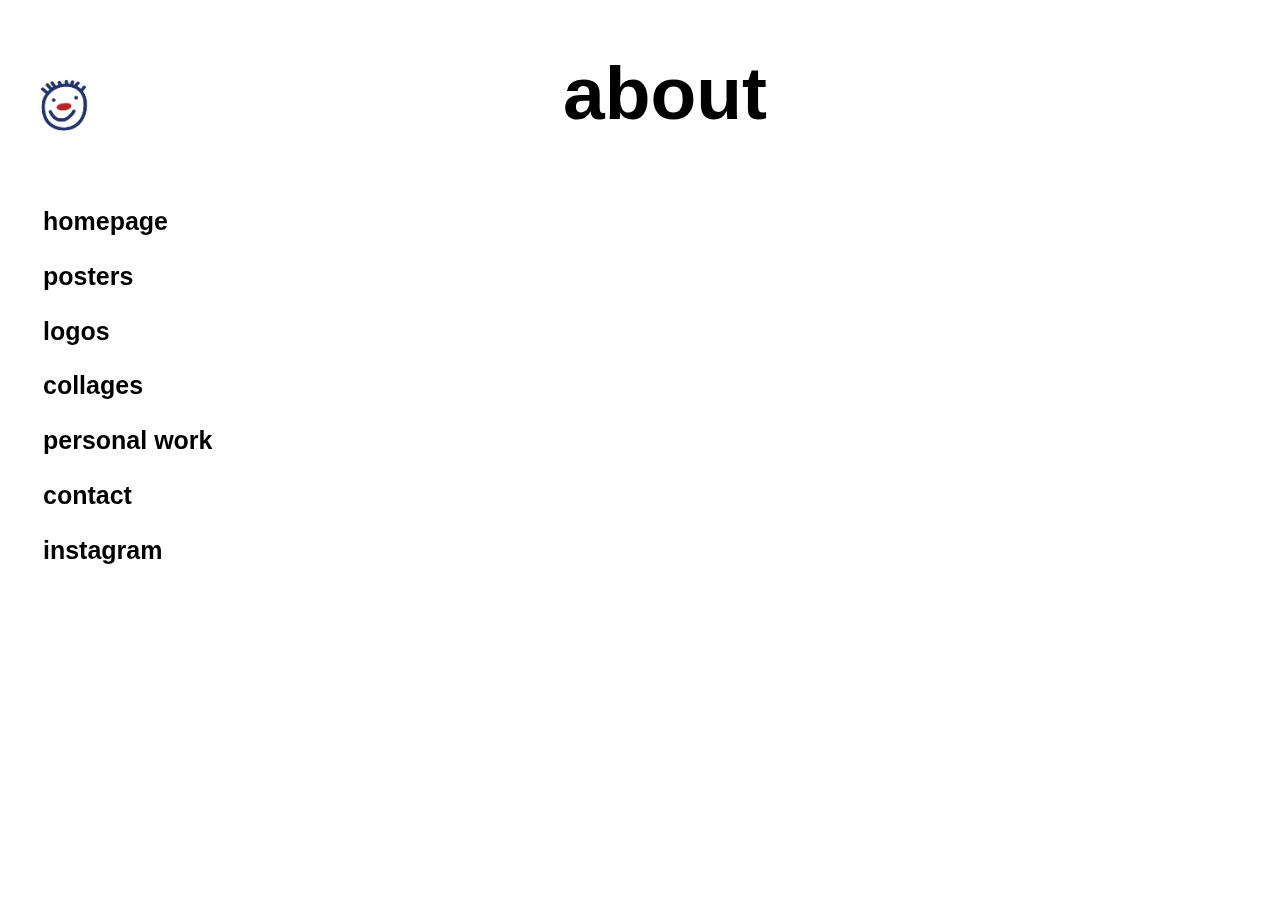
<file: Final Project/aboutme.html>
<html>

<head>
    <link rel = "stylesheet" href = "style.css">
<div>
    <h1>
        about
    </h1>
    <img src="img/clownpng.png" alt="rotatingclown" style="position:fixed;width:60px;height:60px;top:75px;left:35px" class="spin">
</div>
</head>

<body>
    <div class = "sidebar">
    <a href = "homepage.html">
        <h2> homepage </h2>
        </a>
        <a href = "posters.html">
        <h2> posters </h2>
        </a>
        <a href = "logos.html">
        <h2> logos </h2>
        </a>
        <a href = "collage.html">
        <h2> collages </h2>
        </a>
        <a href = "personal.html">
        <h2> personal work</h2>
        </a>
        <a href="contact.html">
        <h2>contact</h2>
        </a>
        <a href="https://www.instagram.com/tylereaton_art/">
        <h2>instagram</h2>
        </a>
    </div>
        <h3></h3>
</body>

</html>
</file>
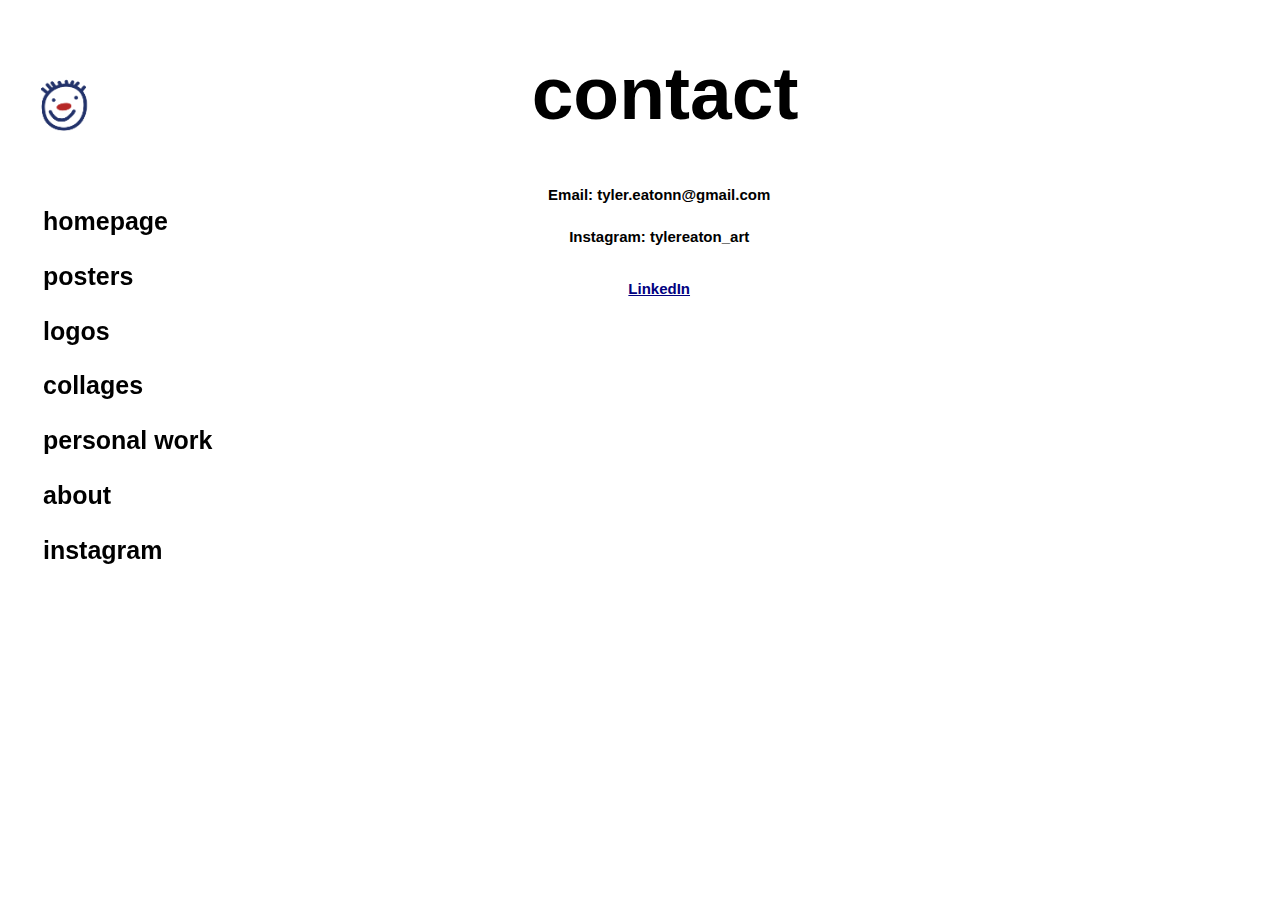
<file: Final Project/contact.html>
<html>

<head>
    <link rel = "stylesheet" href = "style.css">
<div>
    <h1>
        contact
    </h1>
    <img src="img/clownpng.png" alt="rotatingclown" style="position:fixed;width:60px;height:60px;top:75px;left:35px" class="spin">
</div>
</head>

<body>
    <div class = "sidebar">
    <a href = "homepage.html">
        <h2> homepage </h2>
        </a>
        <a href = "posters.html">
        <h2> posters </h2>
        </a>
        <a href = "logos.html">
        <h2> logos </h2>
        </a>
        <a href = "collage.html">
        <h2> collages </h2>
        </a>
        <a href = "personal.html">
        <h2> personal work</h2>
        </a>
        <a href = "aboutme.html">
        <h2> about </h2>
        </a>
        <a href="https://www.instagram.com/tylereaton_art/profilecard/?igsh=MXgxMXIwcDY5ODNneg==">
        <h2>instagram</h2>
        </a>
    </div>

    <div class="contact text">
    <h5>Email: tyler.eatonn@gmail.com</h5>
    <h5>Instagram: tylereaton_art</h5>
        <a href="https://www.linkedin.com/in/tyler-eaton-227a402a2/" style="color:navy;">
        <h6>LinkedIn</h6>
        </a>
    </div>


</body>

</html>
</file>
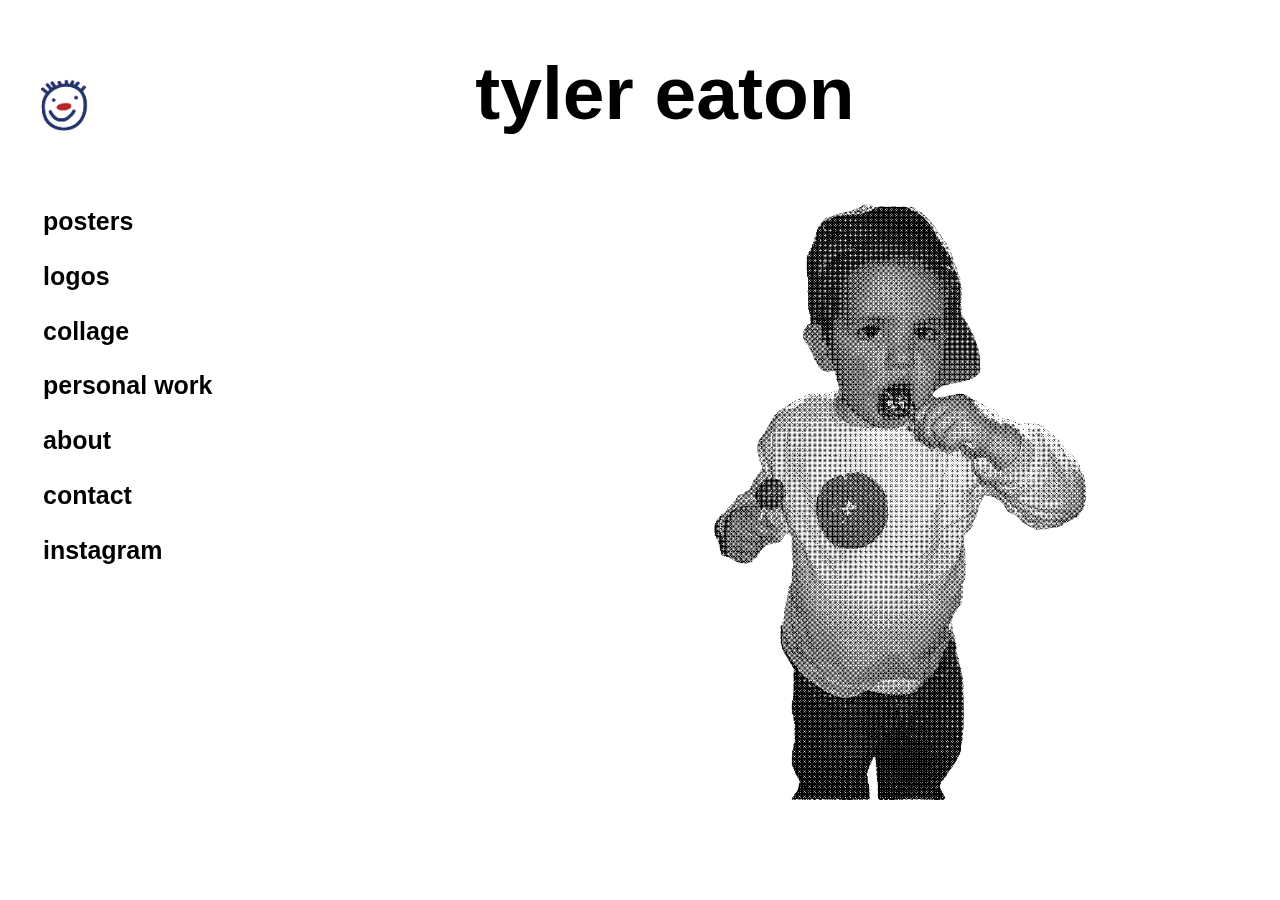
<file: Final Project/homepage.html>
<head>
    <link rel = "stylesheet" href = "style.css">
    <!--  <link href='https://fonts.googleapis.com/css?family=Montserrat' rel='stylesheet'> -->
    <!-- linking montserrat font to h1 -->
    <div>
        <h1> tyler eaton</h1>
        <img src="img/clownpng.png" alt="rotatingclown" style="position:fixed;width:60px;height:60px;top:75px;left:35px" class="spin">
    </div>
</head>
<body style ="background-color: white;">
<!-- setting the background style - this is setting the background to white -->

<div class = "content">
<div class = "sidebar">

    <a href="posters.html">
        <h2>posters</h2>
        </a>
    <a href="logos.html">
        <h2> logos </h2>
        </a>
    <a href="collage.html">
        <h2> collage </h2>
        </a>
    <a href = "personal.html">
        <h2> personal work</h2>
        </a>
    <a href="aboutme.html">
        <h2> about </h2>
        </a>
    <a href="contact.html">
        <h2>contact</h2>
         </a>
    <a href="https://www.instagram.com/tylereaton_art/">
        <h2>instagram</h2>
        </a>
    </div>

    <div class="homepagegallery">
        <a target="_blank" href="img/t bit.png">
            <img src="img/t bit.png" alt="bigchicken" class ="responsive-image2" style="position:fixed;">
          </a>
        </div>

</div>

</body>
</file>
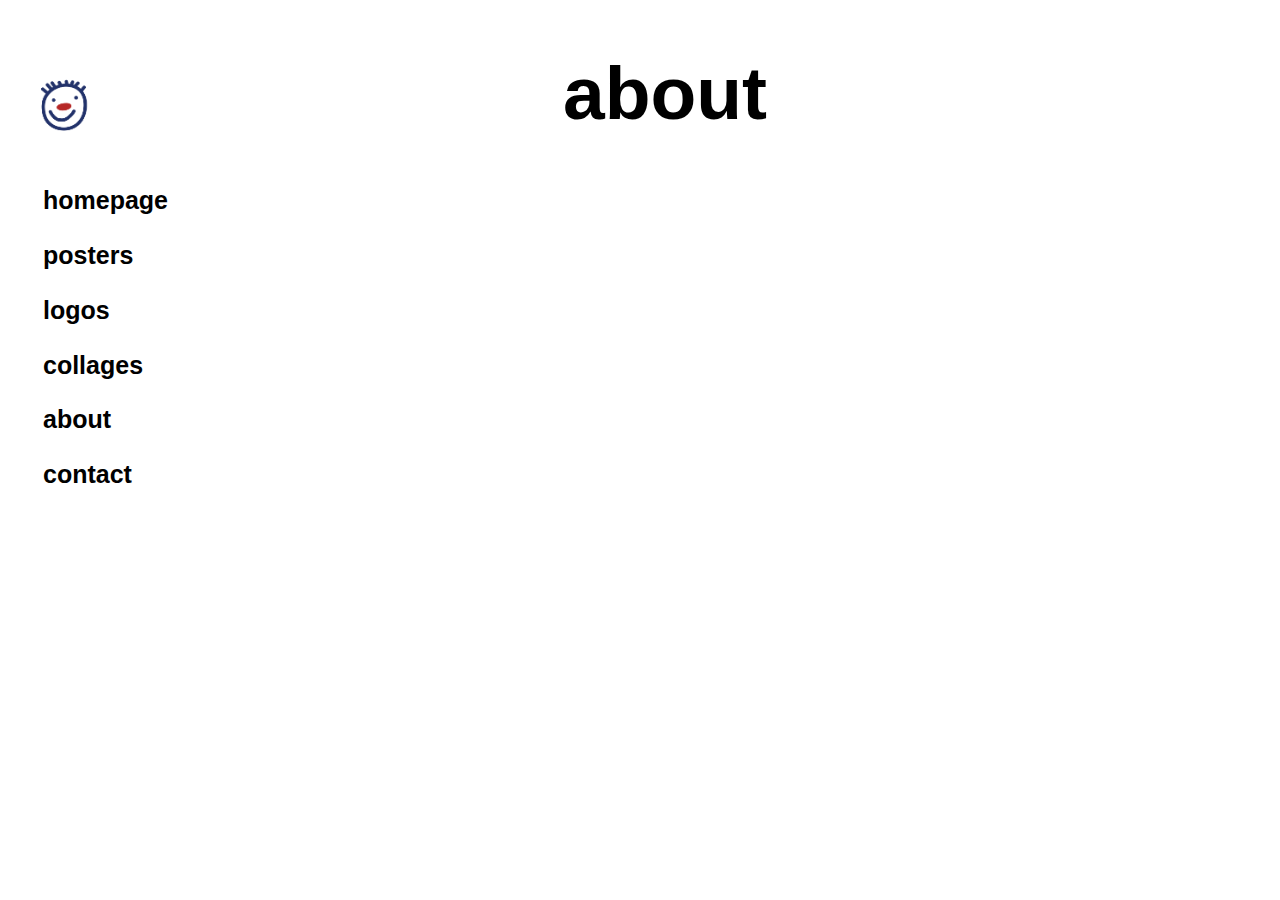
<file: Final Project/instagram.html>
<html>

<head>
    <link rel = "stylesheet" href = "style.css">
<div>
    <h1>
        about
    </h1>
    <img src="img/clownpng.png" alt="rotatingclown" style="position:fixed;width:60px;height:60px;top:75px;left:35px" class="spin">
</div>
</head>

<body>
    <a href = "homepage.html">
        <h2> homepage </h2>
        </a>
        <a href = "posters.html">
        <h2> posters </h2>
        </a>
        <a href = "logos.html">
        <h2> logos </h2>
        </a>
        <a href = "collage.html">
        <h2> collages </h2>
        </a>
        <a href="aboutme.html">
        <h2>about</h2>
        </a>
        <a href="contact.html">
        <h2>contact</h2>
        </a>

        <h3></h3>
</body>

</html>
</file>
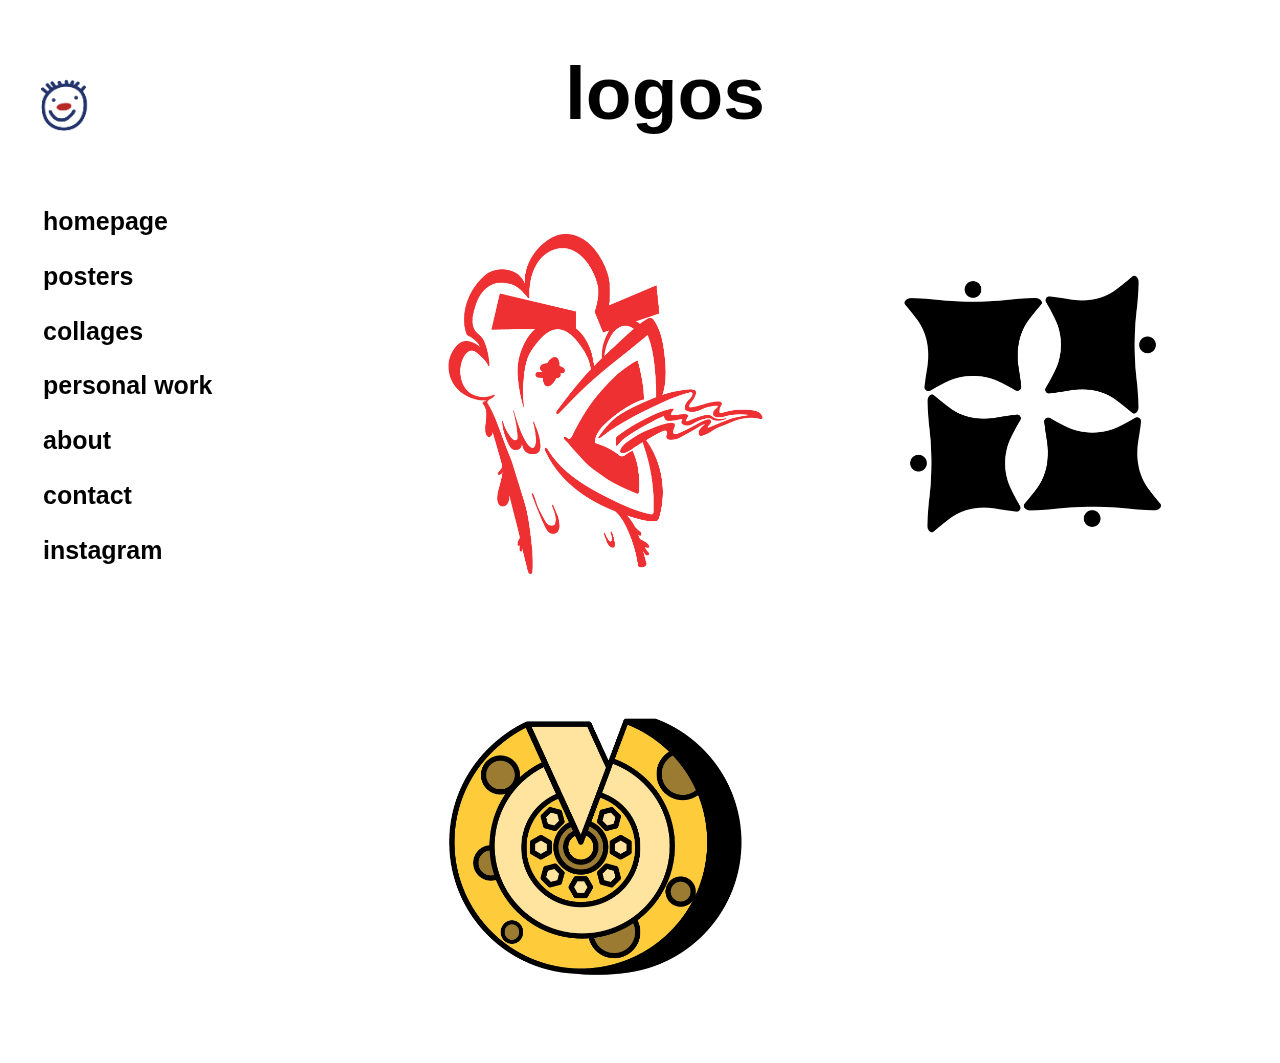
<file: Final Project/logos.html>
<html>

<head>
    <link rel = "stylesheet" href = "style.css">
<div>
    <h1>
        logos
    </h1>
    <img src="img/clownpng.png" alt="rotatingclown" style="position:fixed;width:60px;height:60px;top:75px;left:35px" class="spin">
</div>
</head>

<body>
    <div class = "content">
    <div class = "sidebar">
    <a href = "homepage.html">
        <h2> homepage </h2>
        </a>
        <a href = "posters.html">
        <h2> posters </h2>
        </a>
        <a href = "collage.html">
        <h2> collages </h2>
        </a>
        <a href = "personal.html">
        <h2> personal work</h2>
        </a>
        <a href="aboutme.html">
        <h2>about</h2>
        </a>
        <a href="contact.html">
        <h2>contact</h2>
        </a>
        <a href="https://www.instagram.com/tylereaton_art/">
        <h2>instagram</h2>
        </a>
    </div>
    
    <div class="gallery">
    
        <a target="_blank" href="img/chickenlogo.png">
          <img src="img/chickenlogo.png" alt="bigchicken" class ="responsive-image";>
        </a>

        <a target="_blank" href="img/yogawearlogo.png">
          <img src="img/yogawearlogo.png" alt="yogacompanylogo" class ="responsive-image";>
        </a>
    
        <a target="_blank" href="img/cheesewheellogo.png">
          <img src="img/cheesewheellogo.png" alt="foodtrucklogo" class ="responsive-image";>
        </a>
    </div>
  </div>
</body>

</html>
</file>
<file: Final Project/style.css>
@keyframes spinning {
    from { transform: rotate(0deg) }
    to { transform: rotate(360deg) }
  }

.spin {
    animation-name: spinning;
    animation-duration: 5s;
    animation-iteration-count: infinite;
    /* linear | ease | ease-in | ease-out | ease-in-out */
    animation-timing-function: linear;
  }

h1{
    text-align: center;
    color: black;
    font-family: helvetica, sans-serif;
    font-size: 75px;
    font-weight: bolder;
    margin-top:50px;
    margin-left:50px;
}

h2{
    text-align: left;
    color: black;
    font-family: helvetica, sans-serif;
    font-size: 25px;
    font-weight: 10px;
    padding-bottom: 5px;
    margin-left: 35px;
}
h3{
    text-align: left;
    color: black;
    font-family: helvetica, sans-serif;
    font-size: 15px;
    font-weight: 5px;
    padding-bottom: 5px;
    margin-left: 35px;
}
h4{
    text-align: left;
    color: black;
    font-family: helvetica, sans-serif;
    font-size: 25px;
    font-weight: 10px;
    padding-bottom: 5px;
    margin-left: 35px;
}

h5{
    text-align: center;
    color: black;
    font-family: helvetica, sans-serif;
    font-size: 15px;
    font-weight: 10px;
}

h6{
    text-align: center;
    color: navy;
    font-family: helvetica, sans-serif;
    font-size: 15px;
    font-weight: 10px;
}

.contacttext{
    text-align: center;
    position:fixed;
}

a{
    color:transparent;
}

div.desc{
    padding:15px;
    text-align:center;
}

.sidebar { 
    width:20vw;
    position:fixed;
}

.gallery {
    max-width:70vw;
    display:inline-block;
    float:right;
}

.homepagegallery{
    max-width:100vw;
    max-height:100vw;
    float:center;
}

.responsive-image{
    max-width: 30vw;
    margin:2vw;
}

.responsive-image2{
    max-width: 30vw;
    margin-left:55vw;
}

.text{
    text-align: center;
    color: black;
    font-family: helvetica, sans-serif;
    font-size: 15px;
    font-weight: 10px;
    padding-left:3vw;
}
</file>
